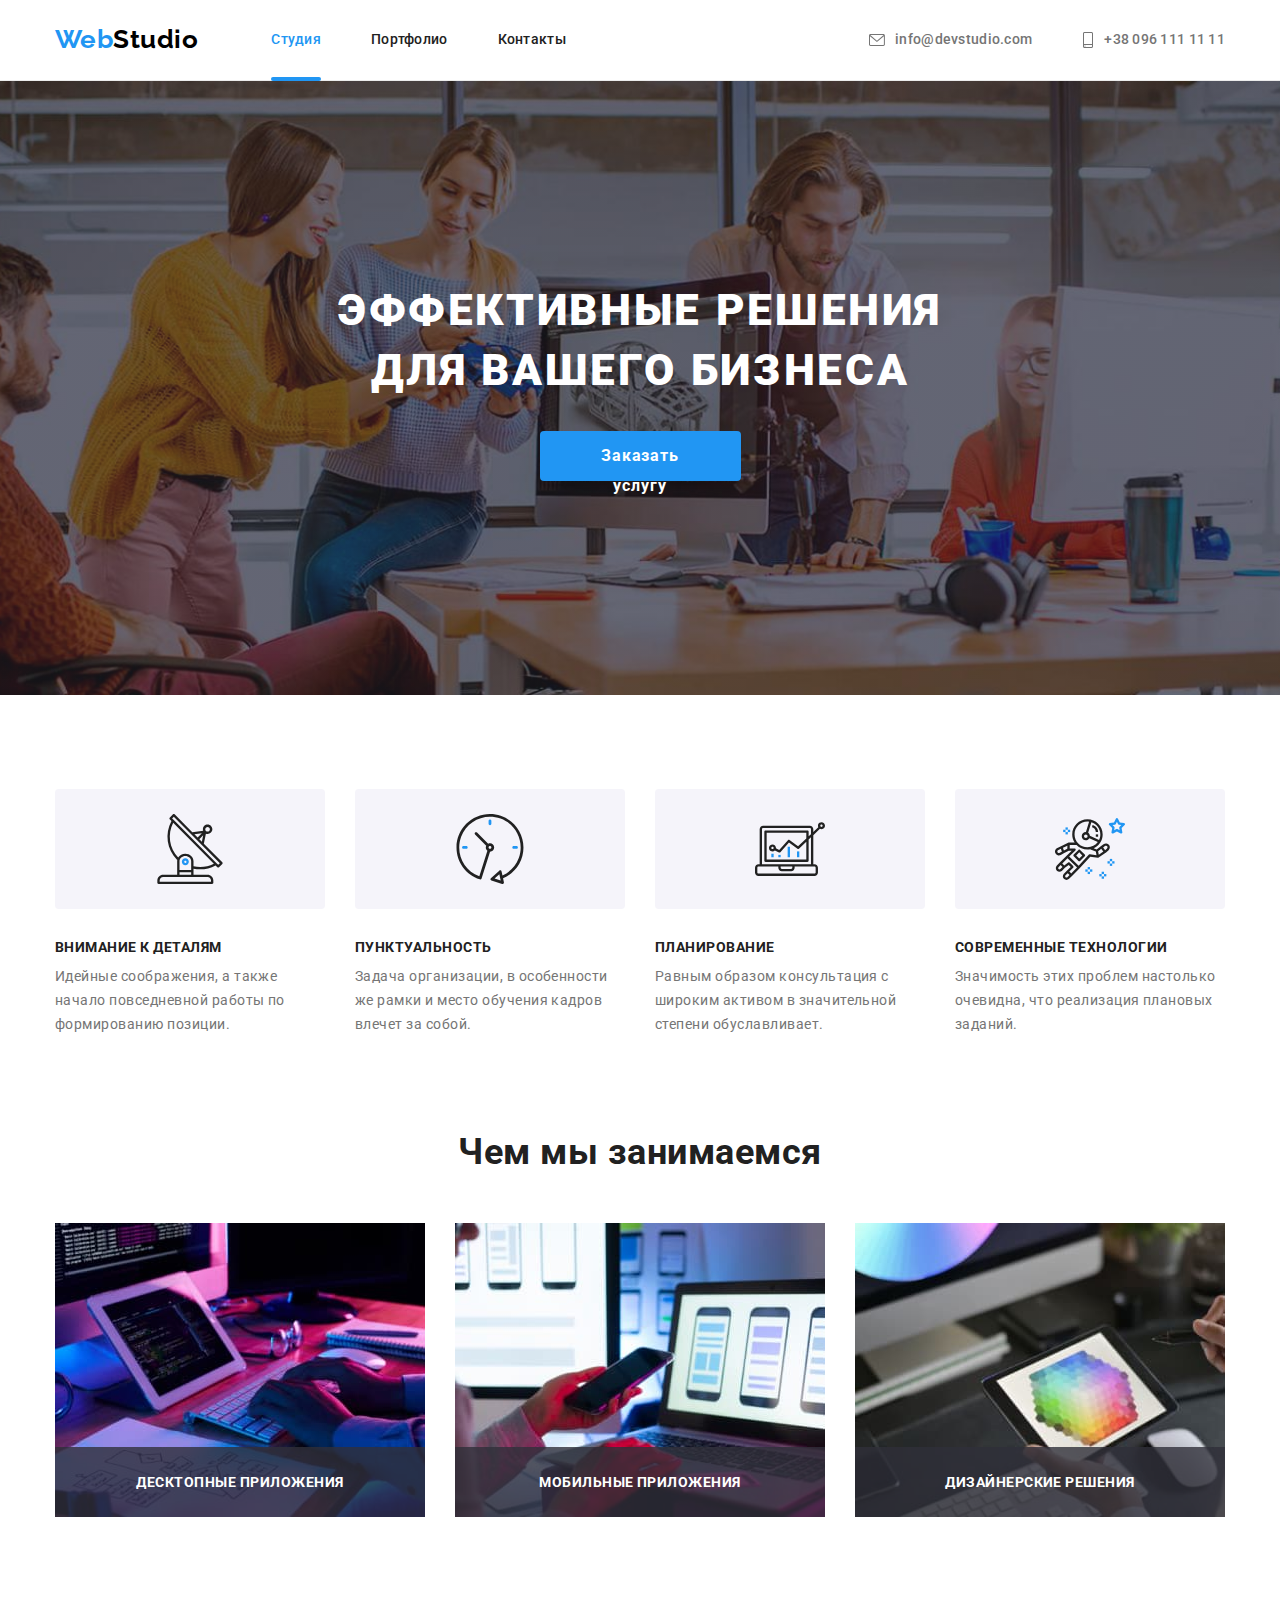
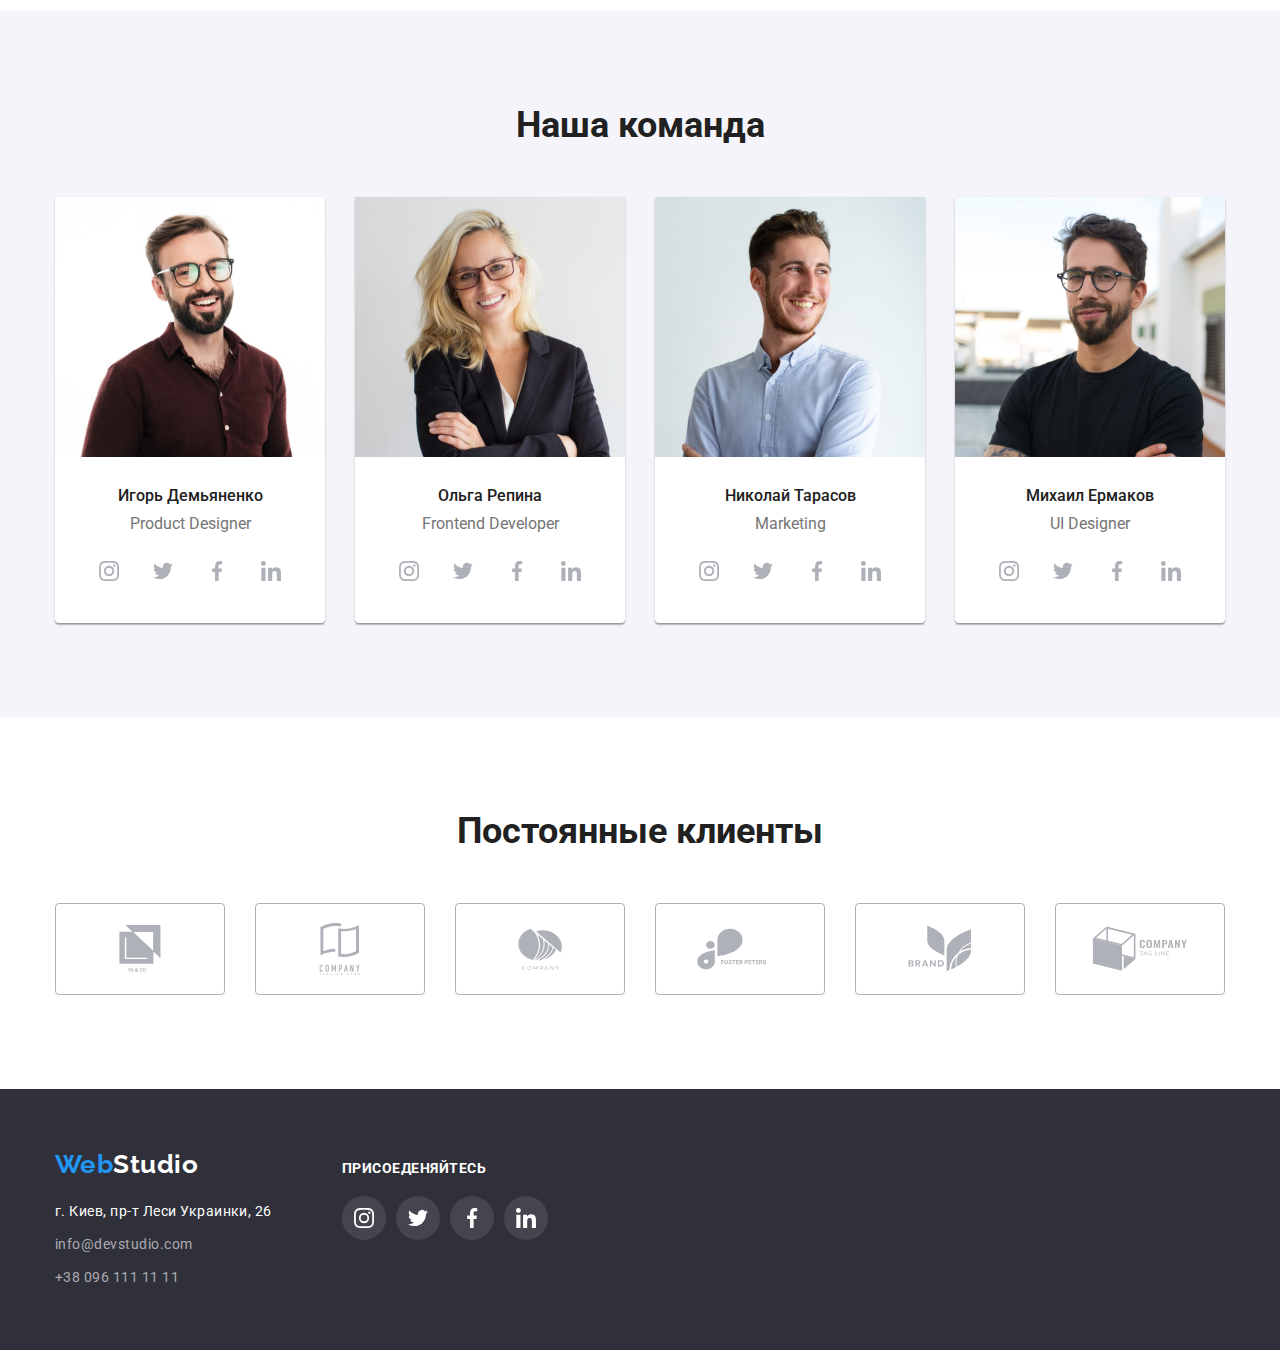
<file: index.html>
<!DOCTYPE html>
<html lang="ru">
  <!-- Head -->
  <head>
    <meta charset="UTF-8" />
    <meta http-equiv="X-UA-Compatible" content="IE=edge" />
    <meta name="viewport" content="width=device-width, initial-scale=1.0" />
    <title>Webstudio - Студия</title>
    <link rel="preconnect" href="https://fonts.googleapis.com" />
    <link rel="preconnect" href="https://fonts.gstatic.com" crossorigin />
    <link
      rel="stylesheet"
      href="https://cdnjs.cloudflare.com/ajax/libs/modern-normalize/1.0.0/modern-normalize.min.css"
    />
    <link
      href="https://fonts.googleapis.com/css2?family=Raleway:wght@700&family=Roboto:wght@400;500;700;900&display=swap"
      rel="stylesheet"
    />
    <link rel="stylesheet" href="./css/styles.css" />
  </head>
  <body class="page">
    <!-- Header -->
    <header class="page-header">
      <div class="container header-container">
        <nav class="nav-flex">
          <a href="./index.html" class="logo">
            <span class="logo-web">Web</span>Studio
          </a>
          <ul class="site-nav list">
            <li class="item"><a href="./index.html" class="link current">Студия</a></li>
            <li class="item"><a href="./portfolio.html" class="link">Портфолио</a></li>
            <li class="item"><a href="./contacts.html" class="link">Контакты</a></li>
          </ul>
        </nav>
        <ul class="auth-nav list">
          <li class="item envelope-item">
            <a href="mailto:info@devstudio.com" class="link envelope-mail" aria-label="электронный почтовый ящик">
              <svg class="auth-nav-icon" width="16px" height="12px">
                <use href="./images/svg/symbol-defs.svg#icon-envelope"></use>
              </svg>
              info@devstudio.com</a>
          </li>
          <li class="item">
            <a href="tel:+380961111111" class="link phone-mobile" aria-label="мобильный телефон">
              <svg class="auth-nav-icon" width="12px" height="16px">
                <use href="./images/svg/symbol-defs.svg#icon-smartphone"></use>
              </svg>
              +38 096 111 11 11</a>
          </li>
        </ul>
      </div>
    </header>
    <main>
      <!--Hero-->
      <section class="hero">
        <div class="container">
          <h1 class="title">
            Эффективные решения для вашего бизнеса
          </h1>
          <button data-modal-open type="button" class="modal-btn">Заказать услугу</button>
        </div>        
      </section>
      <!--Advantages-->      
      <section class="section advantages-section">        
        <div class="container advantages-container">
          <h2 class="visually-hidden">Блок преимущества скрытый заголовок</h2>
          <ul class="advantages-list list">
            <li class="item antenna">
              <h3 class="title uppercase">Внимание к деталям</h3>
              <p class="description">
                Идейные соображения, а также начало повседневной работы по формированию позиции.
              </p>
            </li>            
            <li class="item clock">
              <h3 class="title uppercase">Пунктуальность</h3>
              <p class="description">
                Задача организации, в особенности же рамки и место обучения кадров влечет за собой.
              </p>
            </li>
            <li class="item diagram">
              <h3 class="title uppercase">Планирование</h3>
              <p class="description">
                Равным образом консультация с широким активом в значительной степени обуславливает.
              </p>
            </li>
            <li class="item astronaut">
              <h3 class="title uppercase">Современные технологии</h3>
              <p class="description">
                Значимость этих проблем настолько очевидна, что реализация плановых заданий.
              </p>
            </li>
          </ul>
        </div>
      </section>
      <!--What we do-->
      <section class="section we-do-section">
        <div class="container">
          <h2 class="section title main-title">Чем мы занимаемся</h2>
          <ul class="whatwedo-list list">
            <li class="wedo-item">
              <div class="thumb">
                <img class="image" src="./images/tablet.jpg" width="370" alt="Планшет" />
                <p class="we-do-text">десктопные приложения</p>
              </div>
            </li>
            <li class="wedo-item">
              <div class="thumb">
                <img
                class="image"
                src="./images/process-architecture.jpg"
                width="370"
                alt="Разработка архитектуры процессов"
                />
                <p class="we-do-text">мобильные приложения</p>
              </div>
            </li>          
            <li class="wedo-item">
              <div class="thumb">
                <img
                class="image"
                src="./images/client-oriented-uiux-design.jpg"
                width="370"
                alt="Клиенто-ориенторованный UX/UI-дизайн"
              />
              <p class="we-do-text">дизайнерские решения</p>
              </div>
            </li>
          </ul>
        </div>
      </section>
      <!-- Our team-->
      <section class="section-team">
        <div class="container">
          <h2 class="title">Наша команда</h2>
          <ul class="team-list">            
            <li class="list-item">
              <img
                class="image"
                src="./images/our-team/webstudio-igor-demianenko-product-designer.jpg"
                alt="WebStudio Игорь Демьяненко Product Designer"
                width="270"
              />
              <div class="member-card">
                <h3 class="title-member">Игорь Демьяненко</h3>
                <p class="description">Product Designer</p>
                <ul class="social-list list">
                  <li class="social-item">
                    <a href="" class="social-link link">
                      <svg class="social-icon" width="20px" height="20px"><use href="./images/svg/symbol-defs.svg#icon-instagram"></use></svg>
                    </a>
                  </li>
                  <li class="social-item">
                    <a href="" class="social-link link">
                      <svg class="social-icon" width="20px" height="20px"><use href="./images/svg/symbol-defs.svg#icon-twitter"></use></svg>
                    </a>
                  </li>
                  <li class="social-item">
                    <a href="" class="social-link link">
                      <svg class="social-icon" width="20px" height="20px"><use href="./images/svg/symbol-defs.svg#icon-facebook"></use></svg>
                    </a>
                  </li>
                  <li class="social-item">
                    <a href="" class="social-link link">
                      <svg class="social-icon" width="20px" height="20px"><use href="./images/svg/symbol-defs.svg#icon-linkedin"></use></svg>
                    </a>
                  </li>
                </ul>     
              </div>
            </li>
            <li class="list-item">
              <img
                class="image"
                src="./images/our-team/webstudio-olga-repina-frontend-developer.jpg"
                alt="WebStudio Ольна Репина Frontend Developer"
                width="270"
              />
              <div class="member-card">
                <h3 class="title-member">Ольга Репина</h3>
                <p class="description">Frontend Developer</p>
                <ul class="social-list list">
                  <li class="social-item">
                    <a href="" class="social-link link">
                      <svg class="social-icon" width="20px" height="20px"><use href="./images/svg/symbol-defs.svg#icon-instagram"></use></svg>
                    </a>
                  </li>
                  <li class="social-item">
                    <a href="" class="social-link link">
                      <svg class="social-icon" width="20px" height="20px"><use href="./images/svg/symbol-defs.svg#icon-twitter"></use></svg>
                    </a>
                  </li>
                  <li class="social-item">
                    <a href="" class="social-link link">
                      <svg class="social-icon" width="20px" height="20px"><use href="./images/svg/symbol-defs.svg#icon-facebook"></use></svg>
                    </a>
                  </li>
                  <li class="social-item">
                    <a href="" class="social-link link">
                      <svg class="social-icon" width="20px" height="20px"><use href="./images/svg/symbol-defs.svg#icon-linkedin"></use></svg>
                    </a>
                  </li>
                </ul>  
              </div>
            </li>
            <li class="list-item">
              <img
                class="image"
                src="./images/our-team/webstudio-nikolai-tarasov-marketing.jpg"
                alt="WebStudio Николай Тарасов Marketing"
                width="270"
              />
              <div class="member-card">
                <h3 class="title-member">Николай Тарасов</h3>
                <p class="description">Marketing</p>
                <ul class="social-list list">
                  <li class="social-item">
                    <a href="" class="social-link link">
                      <svg class="social-icon" width="20px" height="20px"><use href="./images/svg/symbol-defs.svg#icon-instagram"></use></svg>
                    </a>
                  </li>
                  <li class="social-item">
                    <a href="" class="social-link link">
                      <svg class="social-icon" width="20px" height="20px"><use href="./images/svg/symbol-defs.svg#icon-twitter"></use></svg>
                    </a>
                  </li>
                  <li class="social-item">
                    <a href="" class="social-link link">
                      <svg class="social-icon" width="20px" height="20px"><use href="./images/svg/symbol-defs.svg#icon-facebook"></use></svg>
                    </a>
                  </li>
                  <li class="social-item">
                    <a href="" class="social-link link">
                      <svg class="social-icon" width="20px" height="20px"><use href="./images/svg/symbol-defs.svg#icon-linkedin"></use></svg>
                    </a>
                  </li>
                </ul>  
              </div>
            </li>
            <li class="list-item">
              <img
                class="image"
                src="./images/our-team/webstudio-michael-ermakov-ui-designer.jpg"
                alt="WebStudio Михаил Ермаков UI Design"
                width="270"
              />
              <div class="member-card">
                <h3 class="title-member">Михаил Ермаков</h3>
                <p class="description">UI Designer</p>
                <ul class="social-list list">
                  <li class="social-item">
                    <a href="" class="social-link link">
                      <svg class="social-icon" width="20px" height="20px"><use href="./images/svg/symbol-defs.svg#icon-instagram"></use></svg>
                    </a>
                  </li>
                  <li class="social-item">
                    <a href="" class="social-link link">
                      <svg class="social-icon" width="20px" height="20px"><use href="./images/svg/symbol-defs.svg#icon-twitter"></use></svg>
                    </a>
                  </li>
                  <li class="social-item">
                    <a href="" class="social-link link">
                      <svg class="social-icon" width="20px" height="20px"><use href="./images/svg/symbol-defs.svg#icon-facebook"></use></svg>
                    </a>
                  </li>
                  <li class="social-item">
                    <a href="" class="social-link link">
                      <svg class="social-icon" width="20px" height="20px"><use href="./images/svg/symbol-defs.svg#icon-linkedin"></use></svg>
                    </a>
                  </li>
                </ul>  
              </div>
            </li>
          </ul>
        </div>
      </section>
      <!-- Our cliets -->
      <section class="our-clients">
        <div class="container">
          <h2 class="our-clients-title">Постоянные клиенты</h2>
          <ul class="our-clients-list list">
            <li class="our-clients-block">
              <a href="" class="our-clients-link link">
                <svg class="our-clients-svg company1"><use href="./images/svg/symbol-defs.svg#icon-yaco"></use></svg>
              </a>
            </li>
            <li class="our-clients-block">
              <a href="" class="our-clients-link link">
                <svg class="our-clients-svg company2"><use href="./images/svg/symbol-defs.svg#icon-company1"></use></svg>
              </a>
            </li>
            <li class="our-clients-block">
              <a href="" class="our-clients-link link">
                <svg class="our-clients-svg company3"><use href="./images/svg/symbol-defs.svg#icon-company2"></use></svg>
              </a>
            </li>
            <li class="our-clients-block">
              <a href="" class="our-clients-link link">
                <svg class="our-clients-svg company4"><use href="./images/svg/symbol-defs.svg#icon-fosters-peters"></use></svg>
              </a>
            </li>
            <li class="our-clients-block">
              <a href="" class="our-clients-link link">
                <svg class="our-clients-svg company5"><use href="./images/svg/symbol-defs.svg#icon-brand"></use></svg>
              </a>
            </li>
            <li class="our-clients-block">
              <a href="" class="our-clients-link link">
                <svg class="our-clients-svg company6"><use href="./images/svg/symbol-defs.svg#icon-company3"></use></svg>
              </a>
            </li>
          </ul>
        </div>
      </section>
    </main>
    <!-- Footer-->
    <footer class="footer">
      <div class="container footer-container">
        <div class="footer-contacts">
          <a href="./index.html" class="logo-footer">
            <span class="logo-web">Web</span><span class="logo-studio">Studio</span>
          </a>
          <address>
            <ul class="footer-nav list">
              <li class="item">
                <a href="https://goo.gl/maps/cFqn6ebKmjsBGTLy9" class="adres"
                  >г. Киев, пр-т Леси Украинки, 26</a
                >
              </li>
              <li class="item">
                <a href="mailto:info@devstudio.com" class="link">info@devstudio.com</a>
              </li>
              <li class="item">
                <a href="tel:+380961111111" class="link">+38 096 111 11 11</a>
              </li>
            </ul>
          </address>
        </div>
        <div class="footer-social">
          <p class="title-uppercase">ПРИСОЕДЕНЯЙТЕСЬ</p>
          <ul class="footer-social-list">
            <li><a href="" class="link instagram"></a></li>
            <li><a href="" class="link twitter"></a></li>
            <li><a href="" class="link facebook"></a></li>
            <li><a href="" class="link linkedin"></a></li>
          </ul>
        </div>
      </div>      
    </footer>
    <div class="backdrop is-hidden" data-modal>
      <div class="modal">
        <button type="button" class="button-close" data-modal-close>
          <svg class="svg-button-close">
            <use href="./images/svg/symbol-defs.svg#icon-Vector"></use>
          </svg>
        </button>
      </div>
    </div>
    <script src="./js/modal.js"></script>
  </body>
</html>
</file>
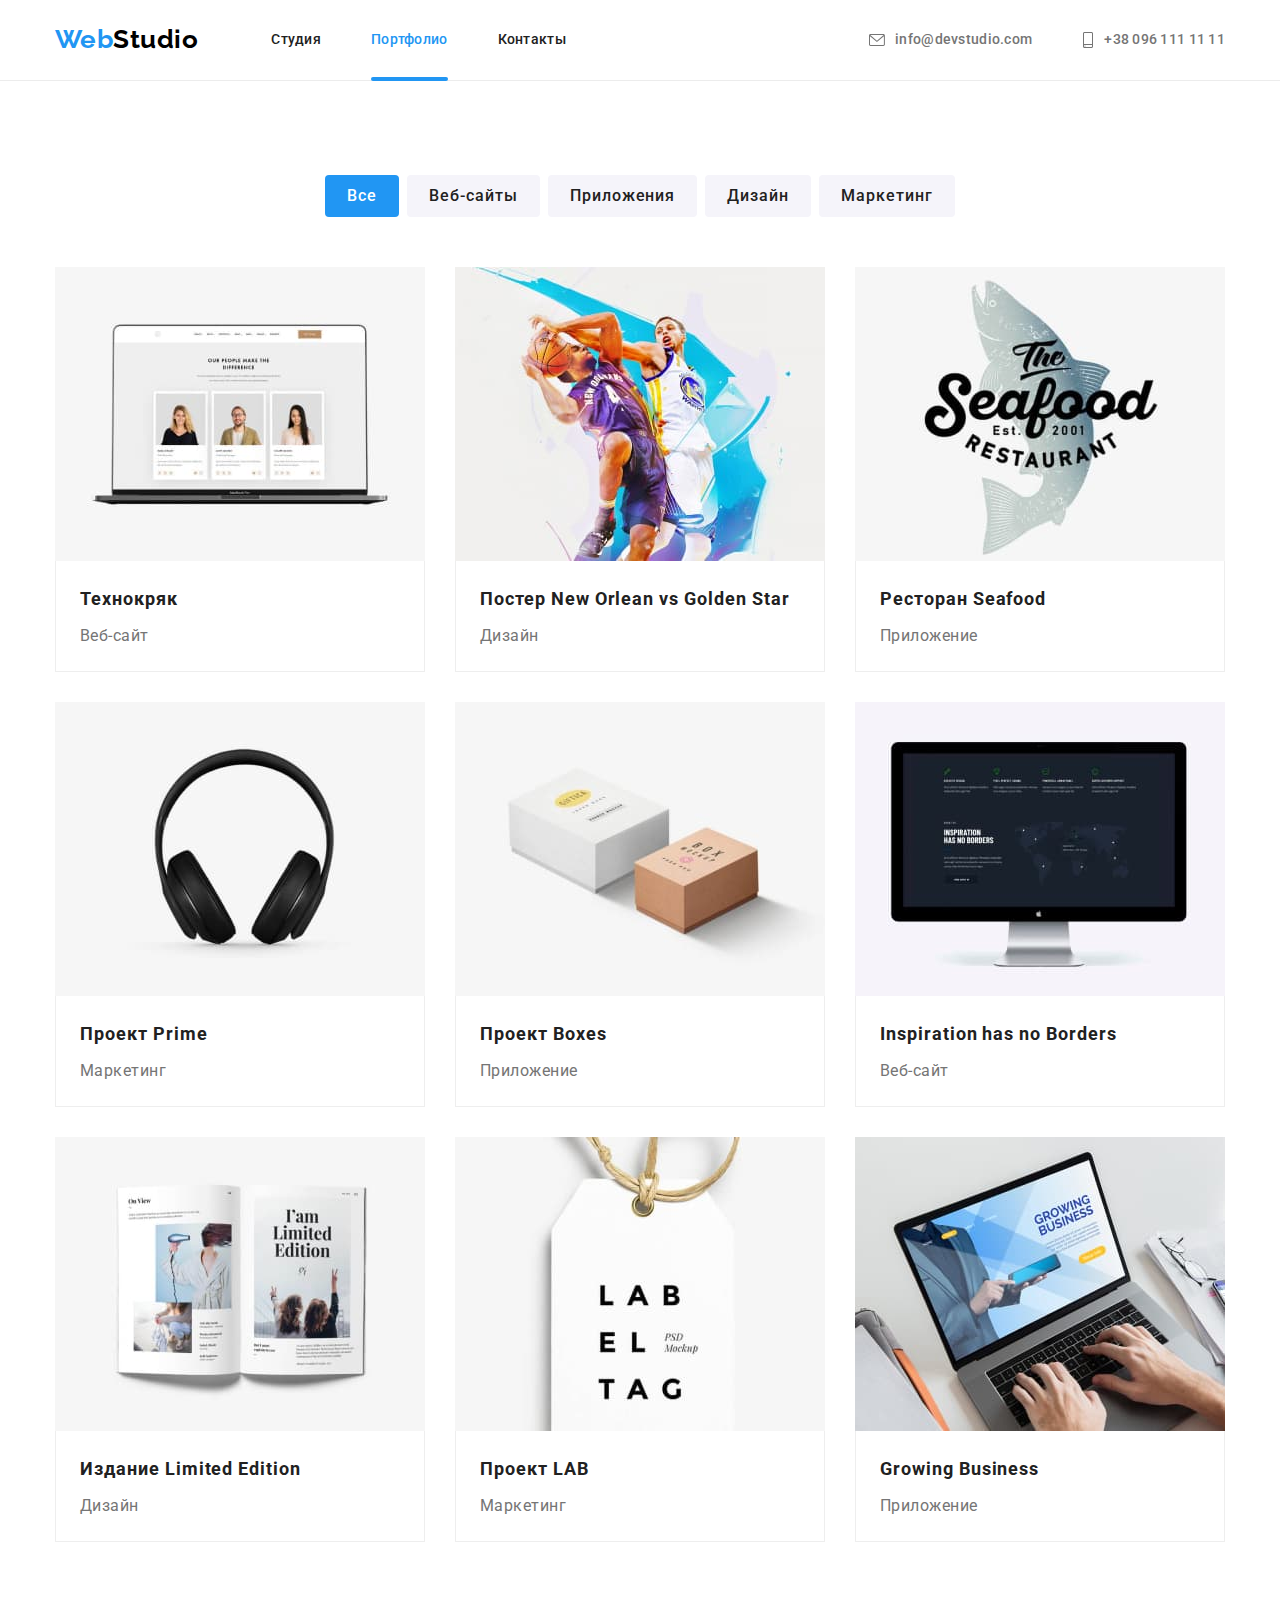
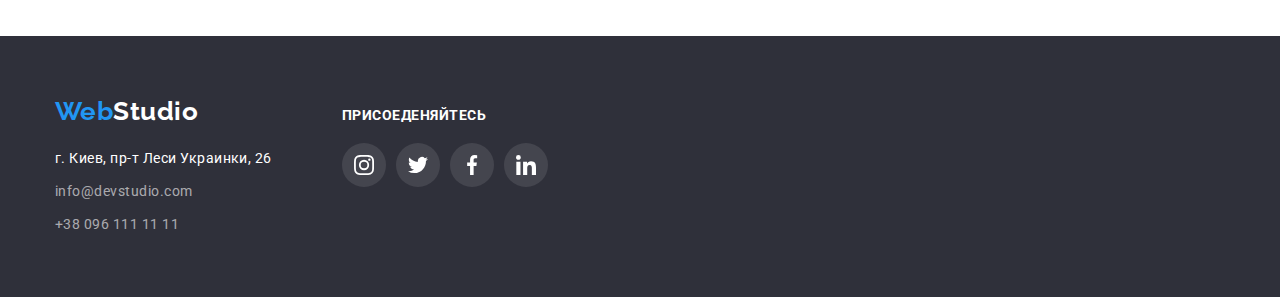
<file: portfolio.html>
<!DOCTYPE html>
<html lang="ru">
  <head>
    <meta charset="UTF-8" />
    <meta http-equiv="X-UA-Compatible" content="IE=edge" />
    <meta name="viewport" content="width=device-width, initial-scale=1.0" />
    <title>Webstudio - Портфолио</title>
    <link rel="preconnect" href="https://fonts.googleapis.com" />
    <link rel="preconnect" href="https://fonts.gstatic.com" crossorigin />
    <link
      rel="stylesheet"
      href="https://cdnjs.cloudflare.com/ajax/libs/modern-normalize/1.0.0/modern-normalize.min.css"
    />
    <link
      href="https://fonts.googleapis.com/css2?family=Raleway:wght@700&family=Roboto:wght@400;500;700;900&display=swap"
      rel="stylesheet"
    />
    <link rel="stylesheet" href="./css/styles.css" />
  </head>
  <body class="page">
    <!-- Header Portfolio -->
    <header class="page-header">
      <div class="container header-container">
        <nav class="nav-flex">
          <a href="./index.html" class="logo">
            <span class="logo-web">Web</span>Studio
          </a>
          <ul class="site-nav list">
            <li class="item"><a href="./index.html" class="link">Студия</a></li>
            <li class="item"><a href="./portfolio.html" class="link current">Портфолио</a></li>
            <li class="item"><a href="./contacts.html" class="link">Контакты</a></li>
          </ul>
        </nav>
        <ul class="auth-nav list">
          <li class="item envelope-item">
            <a href="mailto:info@devstudio.com" class="link envelope-mail" aria-label="электронный почтовый ящик">
              <svg class="auth-nav-icon" width="16px" height="12px">
                <use href="./images/svg/symbol-defs.svg#icon-envelope"></use>
              </svg>
              info@devstudio.com</a>
          </li>
          <li class="item">
            <a href="tel:+380961111111" class="link phone-mobile" aria-label="мобильный телефон">
              <svg class="auth-nav-icon" width="12px" height="16px">
                <use href="./images/svg/symbol-defs.svg#icon-smartphone"></use>
              </svg>
              +38 096 111 11 11</a>
          </li>
        </ul>
      </div>
    </header>
    <main>
      <section class="portfolio-section">
        <!-- Portfolio -->         
              
        <div class="container portfolio-container">
          <h1 class="visually-hidden">Страница портфолио скрытый заголовок H1</h1>
        <!-- Filter -->   
          <ul class="portfolio-filter">
            <li class="filter-item"><button type="button" class="filter-button current-btn">Все</button></li>
            <li class="filter-item"><button type="button" class="filter-button">Веб-сайты</button></li>
            <li class="filter-item"><button type="button" class="filter-button">Приложения</button></li>
            <li class="filter-item"><button type="button" class="filter-button">Дизайн</button></li>
            <li class="filter-item"><button type="button" class="filter-button">Маркетинг</button></li>
          </ul>
        <!-- Portfolio -->
        <ul class="portfolio-list list">
          <li class="item">
            <a href="" class="portfolio-list-link">
              <div class="thumb">
                <img 
                src="./images/portfolio-page/1-webstudio-tehnokryak-website.jpg"
                width="370"
                alt="Разработка Веб-сайта для компании Технокряк"
                />
                <p class="portfolio-item-text">Технокряк это современная площадка распространения коронавируса. Компании используют эту платформу для цифрового шпионажа и атак на защищённые сервера конкурентов.</p>              
              </div>
              <div class="portfolio-item-description">
                <h2 class="title">Технокряк</h2>
                <p class="description">Веб-сайт</p>
              </div>
            </a>
          </li>
          <li class="item">
            <a href="" class="portfolio-list-link">
              <div class="thumb">
                <img
                src="./images/portfolio-page/2-webstudio-poster-basketball-design.jpg"
                width="370"
                alt="Дизайн макет постера New Orlean vs Golden Star"
              />
                <p class="portfolio-item-text">Технокряк это современная площадка распространения коронавируса. Компании используют эту платформу для цифрового шпионажа и атак на защищённые сервера конкурентов.</p>              
              </div>
              <div class="portfolio-item-description">
                <h2 class="title">Постер New Orlean vs Golden Star</h2>
                <p class="description">Дизайн</p>
              </div>
            </a>
          </li>
          <li class="item">
            <a href="" class="portfolio-list-link">
              <div class="thumb">
                <img
                src="./images/portfolio-page/3-webstudio-restorant-seafood-application.jpg"
                width="370"
                alt="Разработка приложения для ресторана Seafood"
                />
                <p class="portfolio-item-text">Технокряк это современная площадка распространения коронавируса. Компании используют эту платформу для цифрового шпионажа и атак на защищённые сервера конкурентов.</p>              
              </div>
              <div class="portfolio-item-description">
                <h2 class="title">Ресторан Seafood</h2>
                <p class="description">Приложение</p>
              </div>
            </a>
          </li>
          <li class="item">
            <a href="" class="portfolio-list-link">
              <div class="thumb">
                <img
                src="./images/portfolio-page/4-webstudio-prime-project-marketing.jpg"
                width="370"
                alt="Макертинг-проект Prime"
              />
              <p class="portfolio-item-text">Технокряк это современная площадка распространения коронавируса. Компании используют эту платформу для цифрового шпионажа и атак на защищённые сервера конкурентов.</p>              
              </div>
              <div class="portfolio-item-description">
                <h2 class="title">Проект Prime</h2>
                <p class="description">Маркетинг</p>
              </div>
            </a>
          </li>
          <li class="item">
            <a href="" class="portfolio-list-link">
              <div class="thumb">
                <img
                src="./images/portfolio-page/5-webstudio-boxes-project-application.jpg"
                width="370"
                alt="Разработка приложения Boxes"
              />
                <p class="portfolio-item-text">Технокряк это современная площадка распространения коронавируса. Компании используют эту платформу для цифрового шпионажа и атак на защищённые сервера конкурентов.</p>              
              </div>
              <div class="portfolio-item-description">
                <h2 class="title">Проект Boxes</h2>
                <p class="description">Приложение</p>
              </div>
            </a>
          </li>
          <li class="item">
            <a href="" class="portfolio-list-link">
              <div class="thumb">
                <img
                src="./images/portfolio-page/6-webstudio-inspiration-website.jpg"
                width="370"
                alt="Разработка веб-сайта Inspiration has no Borders"
              />
                <p class="portfolio-item-text">Технокряк это современная площадка распространения коронавируса. Компании используют эту платформу для цифрового шпионажа и атак на защищённые сервера конкурентов.</p>              
              </div>
              <div class="portfolio-item-description">
                <h2 class="title">Inspiration has no Borders</h2>
                <p class="description">Веб-сайт</p>
              </div>
            </a>
          </li>
          <li class="item">
            <a href="" class="portfolio-list-link">
              <div class="thumb">
                <img
                src="./images/portfolio-page/7-webstudio-limited-edition-website.jpg"
                width="370"
                alt="Разработка дизайн макета для издания Limited Edition"
              />
                <p class="portfolio-item-text">Технокряк это современная площадка распространения коронавируса. Компании используют эту платформу для цифрового шпионажа и атак на защищённые сервера конкурентов.</p>              
              </div>
              <div class="portfolio-item-description">
                <h2 class="title">Издание Limited Edition</h2>
                <p class="description">Дизайн</p>
              </div>
            </a>
          </li>
          <li class="item">
            <a href="" class="portfolio-list-link">
              <div class="thumb">
                <img
                src="./images/portfolio-page/8-webstudio-lab-project-marketing.jpg"
                width="370"
                alt="Макертинг-проект LAB"
              />                  
              <p class="portfolio-item-text">Технокряк это современная площадка распространения коронавируса. Компании используют эту платформу для цифрового шпионажа и атак на защищённые сервера конкурентов.</p>              
              </div>
              <div class="portfolio-item-description">
                <h2 class="title">Проект LAB</h2>
                <p class="description">Маркетинг</p>
              </div>
          </a>
          </li>
          <li class="item">
            <a href="" class="portfolio-list-link">
              <div class="thumb">
                <img
                src="./images/portfolio-page/9-webstudio-growing-business-application.jpg"
                width="370"
                alt="Разработка приложения Growing Business"
              />  
                <p class="portfolio-item-text">Технокряк это современная площадка распространения коронавируса. Компании используют эту платформу для цифрового шпионажа и атак на защищённые сервера конкурентов.</p>              
              </div>            
              <div class="portfolio-item-description">
                <h2 class="title">Growing Business</h2>
                <p class="description">Приложение</p>
              </div>
            </a>
          </li>
        </ul>
        </div>
      </section>
    </main>
    <!-- Footer-->
    <footer class="footer">
      <div class="container footer-container">
        <div class="footer-contacts">
          <a href="./index.html" class="logo-footer">
            <span class="logo-web">Web</span><span class="logo-studio">Studio</span>
          </a>
          <address>
            <ul class="footer-nav list">
              <li class="item">
                <a href="https://goo.gl/maps/cFqn6ebKmjsBGTLy9" class="adres"
                  >г. Киев, пр-т Леси Украинки, 26</a
                >
              </li>
              <li class="item">
                <a href="mailto:info@devstudio.com" class="link">info@devstudio.com</a>
              </li>
              <li class="item">
                <a href="tel:+380961111111" class="link">+38 096 111 11 11</a>
              </li>
            </ul>
          </address>
        </div>
        <div class="footer-social">
          <p class="title-uppercase">ПРИСОЕДЕНЯЙТЕСЬ</p>
          <ul class="footer-social-list">
            <li><a href="" class="link instagram"></a></li>
            <li><a href="" class="link twitter"></a></li>
            <li><a href="" class="link facebook"></a></li>
            <li><a href="" class="link linkedin"></a></li>
          </ul>
        </div>
      </div>      
    </footer>
  </body>
</html>
</file>
<file: css/styles.css>
:root {
  --primary-text-color: #757575;
  --title-text-color: #212121;
  --accent-color: #2196f3;
  --primary-bg-color: #ffffff;
  --secondary-bg-color: #f5f4fa;
  --primary-bg-gray: #2f303a;
  --white: #ffffff;
}
/* INDEX.HTML */
.container {
  width: 1200px;
  margin: 0 auto;
  padding-left: 15px;
  padding-right: 15px;
  /* outline: 2px solid tomato; */
}
h1,
h2,
h3,
h4,
h5,
h6,
p,
ul {
  margin: 0;
  padding: 0;
  border: none;
  list-style: none;
}
img {
  display: block;
  max-width: 100%;
  height: auto;
}
.list {
  list-style: none;
}
.page {
  color: var(--primary-text-color);
  background-color: var(--primary-bg-color);
  font-family: Roboto, sans-serif;
}
.uppercase {
  text-transform: uppercase;
}

.visually-hidden {
  position: absolute;
  width: 1px;
  height: 1px;
  margin: -1px;
  border: 0;
  padding: 0;
  white-space: nowrap;
  clip-path: inset(100%);
  clip: rect(0 0 0 0);
  overflow: hidden;
}
/* еще вариант, который можете встретить
.visually-hidden {
  position: absolute !important;
  clip: rect(1px 1px 1px 1px);
  clip: rect(1px, 1px, 1px, 1px);
  padding: 0 !important;
  border: 0 !important;
  height: 1px !important;
  width: 1px !important;
  overflow: hidden;
} */

/* ---------------------- Header ------------------------*/
.page-header {
  border-bottom: 1px solid #ececec;
  bottom: -1px;
}
.header-container {
  display: flex;
}
.logo {
  display: flex;

  color: #000000;
  font-family: Raleway;
  font-weight: 700;
  font-size: 26px;
  letter-spacing: 0.03rem;
  line-height: 1.2;
  text-decoration: none;

  margin-right: 73px;
  padding-top: 24px;
  padding-bottom: 24px;
}
.logo-web {
    color: var(--accent-color);
}
.logo-studio {
  color: var(--white);
}
/* Site auth */
.nav-flex {
  display: flex;
}
.site-nav {
  display: flex;
  align-items: center;
}

.site-nav .item:not(:last-child) {
  margin-right: 50px;
}
.site-nav .link {
  position: relative;
  display: flex;
  align-items: center;
  color: var(--title-text-color);
  font-size: 14px;
  font-style: normal;
  font-weight: 500;
  line-height: 1.14;
  letter-spacing: 0.02em;
  text-decoration: none;
  padding-top: 32px;
  padding-bottom: 32px;

  transition: color 250ms cubic-bezier(0.4, 0, 0.2, 1);

}
.site-nav .link:hover,
.site-nav .link:focus {
  color: var(--accent-color);  
}
.site-nav .link::before {  
  content: "";
  position: absolute;
  left: 0;
  display: block;
  width: 100%;
  height: 4px;
  bottom: -1px;
  border-radius: 2px;
  background-color: var(--accent-color);

  opacity: 0;
  transform: scaleX(0);
  transition: transform 330ms cubic-bezier(0.4, 0, 0.2, 1), 
              opacity 650ms cubic-bezier(0.4, 0, 0.2, 1);
}
.site-nav .link:hover::before,
.site-nav .link:focus::before {
  opacity: 1;
  transform: scaleX(1);
}
.auth-nav {
  display: flex;
  margin-left: auto;
  align-items: center;
}
.auth-nav .item:not(:last-child) {
  margin-right: 50px;
}
.auth-nav .link {
  display: flex;
  align-items: center;
  color: var(--primary-text-color);
  font-size: 14px;
  font-style: normal;
  font-weight: 500;
  line-height: 1.14;
  letter-spacing: 0.02em;
  text-decoration: none;
  padding-top: 32px;
  padding-bottom: 32px;

  transition: color 250ms cubic-bezier(0.4, 0, 0.2, 1);

}

.auth-nav .link:hover,
.auth-nav .link:focus {
  color: var(--accent-color);
}
.auth-nav .envelope-mail,
.auth-nav .phone-mobile {
  fill:currentColor;
}
.auth-nav-icon {
  margin-right: 10px;
}
/* .envelope-mail::before {
  content: "";
  height: 12px;
  width: 16px;
  margin-right: 10px;
  background-image: url(../images/svg/contacts-auth/envelope.svg);
  background-size: contain;
}
.phone-mobile::before {
  content: "";
  height: 16px;
  width: 10px;
  margin-right: 10px;
  background-image: url(../images/svg/contacts-auth/smartphone.svg);
  background-size: contain;
} */
.link.current {
  color: var(--accent-color);  
}
.link.current::before {  
  opacity: 1;
  transform: none;
}
.thumb {
  position: relative;
}
/* -----------------------------------Hero------------------------------- */
.hero {
  text-align: center;
  background-color: var(--primary-bg-gray);
  background-image: linear-gradient(to left, rgba(47, 48, 58, 0.4), rgba(47, 48, 58, 0.4)), url(../images/hero-bg.jpg);  
  background-repeat: no-repeat;
  background-position: center;
  background-size: cover;
  max-width: 1600px;
  margin: 0 auto;
  padding-bottom: 200px;
  padding-top: 200px;
}
.hero .title {
  margin-left: auto;
  margin-right: auto;
  margin-bottom: 30px;
  max-width: 700px;

  color: var(--white);
  font-family: inherit;
  font-weight: 900;
  font-size: 44px;
  line-height: 1.36;
  letter-spacing: 2.64px;
  text-transform: uppercase;
}
.hero .modal-btn {
  display: inline-block;
  width: 201px;
  height: 50px;
  padding: 10px 32px 10px 32px;
  border: none;
  border-radius: 4px;

  background-color: var(--accent-color);
  color: var(--white);
  
  font-family: Roboto;
  font-weight: 700;
  font-size: 16px;
  line-height: 1.87;
  letter-spacing: 0.96px;
  cursor: pointer;

  box-shadow:   0px 4px 4px rgba(0, 0, 0, 0.15);
  transition: color 250ms cubic-bezier(0.4, 0, 0.2, 1), box-shadow 250ms cubic-bezier(0.4, 0, 0.2, 1);
}
.hero .modal-btn:hover,
.hero .modal-btn:focus {
  background-color: #188CE8;  
}
.backdrop {
  position: fixed;
  top: 0;
  left: 0;
  width: 100%;
  height: 100%;
  background-color: rgba(0, 0, 0, 0.2);
  opacity: 1;
  transition: opacity 250ms cubic-bezier(0.4, 0, 0.2, 1);
}
.modal {
  position: absolute;
  top: 50%;
  left: 50%;
  transform: translate(-50%,-50%);
  height: 581px;
  width: 528px;
  background-color: #fff;
}
.backdrop.is-hidden {
  opacity: 0;
  pointer-events: none;
}
.button-close {
  position: absolute;

  display: flex;
  justify-content: center;
  align-items: center;

  right: 8px;
  top: 8px;

  width: 30px;
  height: 30px;

  border-radius: 50%;
  border: 1px solid rgba(0, 0, 0, 0.1);  
  background-color: transparent;  
  cursor: pointer;

  transition: border-color 250ms cubic-bezier(0.4, 0, 0.2, 1), fill 250ms cubic-bezier(0.4, 0, 0.2, 1);
}
.svg-button-close {
  width: 11px;
  height: 11px;
  justify-content: center;
  align-items: center;
}
.button-close:hover,
.button-close:focus{
  border: 1px solid var(--accent-color);
}
.button-close:hover .svg-button-close,
.button-close:focus .svg-button-close{
  fill:var(--accent-color);
  }
/*--------------------------------------Advantages---------------------------------- */
.advantages-list {
  display: flex;
  flex-wrap: wrap;
}
.advantages-section {
  padding-top: 94px;
  padding-bottom: 94px;
}
.advantages-list .item {  
  display: flex;
  flex-direction: column;  
  flex-basis: calc((100% - 3 * 30px) / 4);
  }
  .advantages-list .item::before {
    display: block;
    content: "";
    height: 120px;
    margin-bottom: 30px;
    background-repeat: no-repeat;
    background-position: center;
    background-color: #F5F4FA;
    border-radius: 4px;
  }
  
  .advantages-list .antenna::before {
    background-size: 70px 70px;
    background-image: url(../images/svg/advantages/antenna.svg);  
  }
  .advantages-list .clock::before {
    background-size: 70px 70px;
    background-image: url(../images/svg/advantages/clock.svg);  
  }
  .advantages-list .diagram::before {
    background-size: 70px 70px;
    background-image: url(../images/svg/advantages/diagram.svg);
  }
  .advantages-list .astronaut::before {
    background-size: 70px 70px;
    background-image: url(../images/svg/advantages/astronaut.svg);  
  }
.advantages-list .item:not(:nth-child(4n + 4)) {
  margin-right: 30px;
}
.advantages-list .title {  
  margin-bottom: 10px;
}

.section .title {
  color: var(--title-text-color);
  font-family: inherit;
  font-weight: 700;
  font-size: 14px;
  line-height: 1.17;
  letter-spacing: 0.03rem;
}
.section .description {
  color: var(--primary-text-color);
  font-family: Roboto;
  font-weight: 400;
  font-size: 14px;
  line-height: 1.71;
  letter-spacing: 0.03rem;
}
/* ------------------------------------------------Whatwedo -------------------------------------*/
.we-do-section {
  padding-bottom: 94px;
}
.section.title.main-title {
  display: flex;
  justify-content: center; 
  font-size: 36px;
  margin-bottom: 50px;
}
.whatwedo-list {
  display: flex;
  flex-wrap: wrap;
  margin-bottom: -30px;
}
.wedo-item:not(:nth-child(3n-3)) {
  margin-right: 30px;
  margin-bottom: 30px;
}
.we-do-text {
  position: absolute;
  display: flex;
  justify-content: center;
  align-items: center;

  width: 100%;
  height: 70px;
  bottom: 0;

  background-color: rgba(47, 48, 58, 0.8);

  color: var(--white);
  font-family: Roboto;
  font-weight: 700;
  font-size: 14px;
  font-style: normal;
  line-height: 1.17;
  letter-spacing: 0.03rem;
  text-transform: uppercase;
}
/* -------------------------------------------Our team----------------------------------------------- */
.section-team {
  background-color: var(--secondary-bg-color);
  padding-top: 94px;
  padding-bottom: 94px;
}
.section-team .title {
  color: var(--title-text-color);
  font-size: 36px;
  text-align: center;
  margin-bottom: 50px;
}
.team-list {
  display: flex;
  flex-wrap: wrap;
}
.member-card {
  display: flex;
  flex-direction: column;
  align-self: center;
  
  padding-bottom: 30px;
  padding-top: 30px;  
  padding-right: 32px;
  padding-left: 32px;
}
.team-list .title-member {
  align-self: center;
  color: var(--title-text-color);
  font-size: 16px;
  font-weight: 500;
  margin-bottom: 10px;
}
.member-card .description {
  align-self: center;
  font-size: 16px;
  margin-bottom: 16px;
}
.team-list .list-item {
  flex-basis: calc((100% - 3 * 30px) / 4);  
  background-color: #fff;
  border-radius: 0px 0px 4px 4px;
  box-shadow: 0px 1px 3px rgba(0, 0, 0, 0.12), 0px 1px 1px rgba(0, 0, 0, 0.14), 
  0px 2px 1px rgba(0, 0, 0, 0.2);
}
.team-list .list-item:not(:nth-child(4n-4)) {
  margin-right: 30px;
}
.social-list {
  display: flex;
  justify-content: center;
}
.social-item:not(:last-child){
  margin-right: 10px;
}
.social-link {
  display: flex;
  justify-content: center;
  align-items: center;
  width: 44px;
  height: 44px;
  border-radius: 50%;
  transition: color 250ms cubic-bezier(0.4, 0, 0.2, 1);
}
.social-link:hover,
.social-link:focus{
  cursor: pointer;
  background-color: var(--accent-color);
}
.social-link:hover .social-icon,
.social-link:focus .social-icon{
  fill:var(--white);
}
.social-icon{
  width: 20px;
  height: 20px;
  fill: #AFB1B8;
  transition: current color 250ms cubic-bezier(0.4, 0, 0.2, 1);
}
/* --------------------------------Our clients -------------------------------------*/
.our-clients {
  padding-top: 94px;
  padding-bottom: 94px;
}
.our-clients-block:not(:last-child){
  margin-right: 30px;
}
.our-clients-title {  
  color: var(--title-text-color);
  font-size: 36px;
  text-align: center;
  margin-bottom: 50px;
}
.our-clients-list {
  display: flex;
  justify-content: center;
  align-items: center;  
}
.our-clients-link {
  width: 100%;
  height: 100%;
  display: flex;
  justify-content: center;
  align-items: center;
  border-radius: 4px;
  border: 1px solid #AFB1B8;
  color: #AFB1B8;

  transition: color 250ms cubic-bezier(0.4, 0, 0.2, 1);
}
.our-clients-block {
  display: flex;
  align-items: center;
  justify-content: center;
  width: 170px;
  height: 92px;
}
.our-clients-svg {
  fill: #AFB1B8;
  transition: current color  250ms cubic-bezier(0.4, 0, 0.2, 1);
}
.our-clients-svg.company1 {
max-height: 47px;
}
.our-clients-svg.company2 {
  max-height: 52px;
}
.our-clients-svg.company3 {
  max-height: 42px;
}
.our-clients-svg.company4 {
  max-height: 42px;
}
.our-clients-svg.company5 {
  max-height: 47px;
}
.our-clients-svg.company6 {
  max-height: 45px;
}
.our-clients-link:hover,
.our-clients-link:focus {
  cursor: pointer;
  border-color:var(--accent-color);
  outline: none;
}
.our-clients-link:hover .our-clients-svg,
.our-clients-link:focus .our-clients-svg {
  fill: var(--accent-color);
}
/* --------------------------------Footer -------------------------------------*/
.footer-container {
  display: flex;
  align-items: baseline;
}
.footer-contacts {
  display: flex;
  flex-direction: column;
  margin-right: 70px;
}
.logo-footer {  
  margin-right: auto;
  color: #000000;
  font-family: Raleway;
  font-weight: 700;
  font-size: 26px;
  letter-spacing: 0.03rem;
  line-height: 1.2;
  text-decoration: none;
  margin-bottom: 20px;
}
.footer {
  background-color: var(--primary-bg-gray);
  padding-top: 60px;
  padding-bottom: 60px;
}
.footer-nav {
  display: flex;
  flex-direction: column;
  font-size: 14px;
  font-weight: 400;
  line-height: 1.71;
  font-style: normal;
  letter-spacing: 0.03rem;
}
.footer-nav .item.item:not(:last-child) {  
  margin-bottom: 9px;
}
.footer-nav .adres {
  color: var(--white);
  text-decoration: none;
  transition: color 250ms cubic-bezier(0.4, 0, 0.2, 1);
}
.adres:visited {
  text-decoration: none;
}
.footer-nav .link {
  color: rgba(255, 255, 255, 0.6);
  text-decoration: none;
  transition: color 250ms cubic-bezier(0.4, 0, 0.2, 1);
}
.footer-nav .adres:hover,
.footer-nav .adres:focus,
.footer-nav .link:hover,
.footer-nav .link:focus {
  color: var(--accent-color);
}
.footer-social {
  margin-right: auto;
}
.footer .title-uppercase {
  color: var(--white);
  font-family: Roboto;
  font-weight: 700;
  font-size: 14px;
  line-height: 16/14;
  letter-spacing: 0.03rem;
  text-transform: uppercase;
  margin-bottom: 20px;
}
.footer-social-list {
  display: flex;
}
.footer-social-list li{
  display: flex;
}
.footer-social-list .link {
  height: 44px;
  width: 44px;  
  background-color: rgba(255, 255, 255, 0.1);
  background-repeat: no-repeat;
  background-position: center;
  border-radius: 50%;
}
.footer-social-list li:not(:last-child) {
  margin-right: 10px;
}
.footer-social-list .instagram {
  background-image: url(../images/svg/footer-social/instagram.svg);
  transition: background-color 250ms cubic-bezier(0.4, 0, 0.2, 1);
}
.footer-social-list .twitter {
  background-image: url(../images/svg/footer-social/twitter.svg);
  transition: background-color 250ms cubic-bezier(0.4, 0, 0.2, 1);
}
.footer-social-list .facebook {
  background-image: url(../images/svg/footer-social/facebook.svg);
  transition: background-color 250ms cubic-bezier(0.4, 0, 0.2, 1);
}
.footer-social-list .linkedin {
  background-image: url(../images/svg/footer-social/linkedin.svg);
  transition: background-color 250ms cubic-bezier(0.4, 0, 0.2, 1);
}

.footer-social-list .instagram:hover,
.footer-social-list .instagram:focus {
background-color: var(--accent-color);
cursor: pointer;
}
.footer-social-list .twitter:hover,
.footer-social-list .twitter:focus {
  background-color: var(--accent-color);
  cursor: pointer;
}
.footer-social-list .facebook:hover,
.footer-social-list .facebook:focus {
  background-color: var(--accent-color);
  cursor: pointer;
}
.footer-social-list .linkedin:hover,
.footer-social-list .linkedin:focus {
  background-color: var(--accent-color);
  cursor: pointer;
}

/* >:G ?:O W:| PORTFOLIO.HTML <:=) j:-O i:K */

/* --------------------------------------------------- Portfolio filter --------------------------------------*/
.portfolio-section {
  padding-top: 94px;
  padding-bottom: 94px;
}
.portfolio-container {
  display: flex;
  flex-direction: column;
  align-items: center;
  }
.portfolio-filter {
  display: flex;
  justify-content: center;
  margin-bottom: 50px;
}
.filter-item:not(:last-child) {
  margin-right: 8px;
}
.filter-button {
  width: auto;
  padding: 6px 22px 6px 22px; 
  border: none;
  border-radius: 4px;  

  background-color: var(--secondary-bg-color);
  color: var(--title-text-color);

  font-family: Roboto;
  font-weight: 500;
  font-size: 16px;
  line-height: 1.87;
  letter-spacing: 0.96px;
  cursor: pointer;

  transition: color 250ms cubic-bezier(0.4, 0, 0.2, 1), background-color 250ms cubic-bezier(0.4, 0, 0.2, 1), box-shadow 250ms cubic-bezier(0.4, 0, 0.2, 1);
}
.filter-button:hover,
.filter-button:focus {
  color: var(--white);
  background-color: var(--accent-color);
  box-shadow: 0px 3px 1px rgba(0, 0, 0, 0.1), 
  0px 1px 2px rgba(0, 0, 0, 0.08), 0px 2px 2px rgba(0, 0, 0, 0.12);
  outline: none;
}
.current-btn {
  color: var(--white);
  background-color: var(--accent-color);
}
/* ----------------------------------------- Portfolio list -----------------------------------*/
.portfolio-list {
  display: flex;
  flex-wrap: wrap;
  margin-left: -30px;
  margin-top: -30px;
}
.portfolio-list .item {
  flex-basis: calc((100% - 90px) / 3);
  margin-top: 30px;
  margin-left: 30px;
  text-decoration: none;
}
.portfolio-item-description {
  padding: 20px 24px;
  border-left: 1px solid #eeeeee;
  border-right: 1px solid #eeeeee;
  border-bottom: 1px solid #eeeeee;
}
.portfolio-list .item .title {
  color: var(--title-text-color);
  font-family: inherit;
  font-size: 18px;
  font-weight: 700;
  line-height: 2;
  letter-spacing: 0.06rem;
  margin-bottom: 4px;
}
.portfolio-list .item .description {
  color: var(--primary-text-color);
  font-family: inherit;
  font-size: 16px;
  font-weight: 400;
  line-height: 1.88;
  letter-spacing: 0.03rem;
}
.portfolio-list-link {
  display: block;
  width: 100%;
  height: 100%;
  text-decoration: none;  
  outline: none;

  transition: box-shadow 250ms cubic-bezier(0.4, 0, 0.2, 1);
}
.portfolio-list-link:hover,
.portfolio-list-link:focus {
  box-shadow: 0px 1px 1px rgba(0, 0, 0, 0.12), 
  0px 4px 4px rgba(0, 0, 0, 0.06), 1px 4px 6px rgba(0, 0, 0, 0.16);
}

.portfolio-list-link:hover .portfolio-item-text,
.portfolio-list-link:focus .portfolio-item-text  {
  transform: translateY(0);
}
.portfolio-item-text {
  position: absolute;
  top: 0;
  left: 0;
  height: 100%;
  width: 100%;
  padding: 63px 24px;

  font-family: Roboto;
  font-style: normal;
  font-weight: normal;
  font-size: 18px;
  line-height: 28px;
  letter-spacing: 0.03em;
  color: var(--white);
  background-color: rgba(33, 150, 243, 0.9);

  transform: translateY(101%);
  transition: transform 250ms cubic-bezier(0.4, 0, 0.2, 1);
}
.portfolio-list .thumb {
  overflow: hidden;
}
</file>
